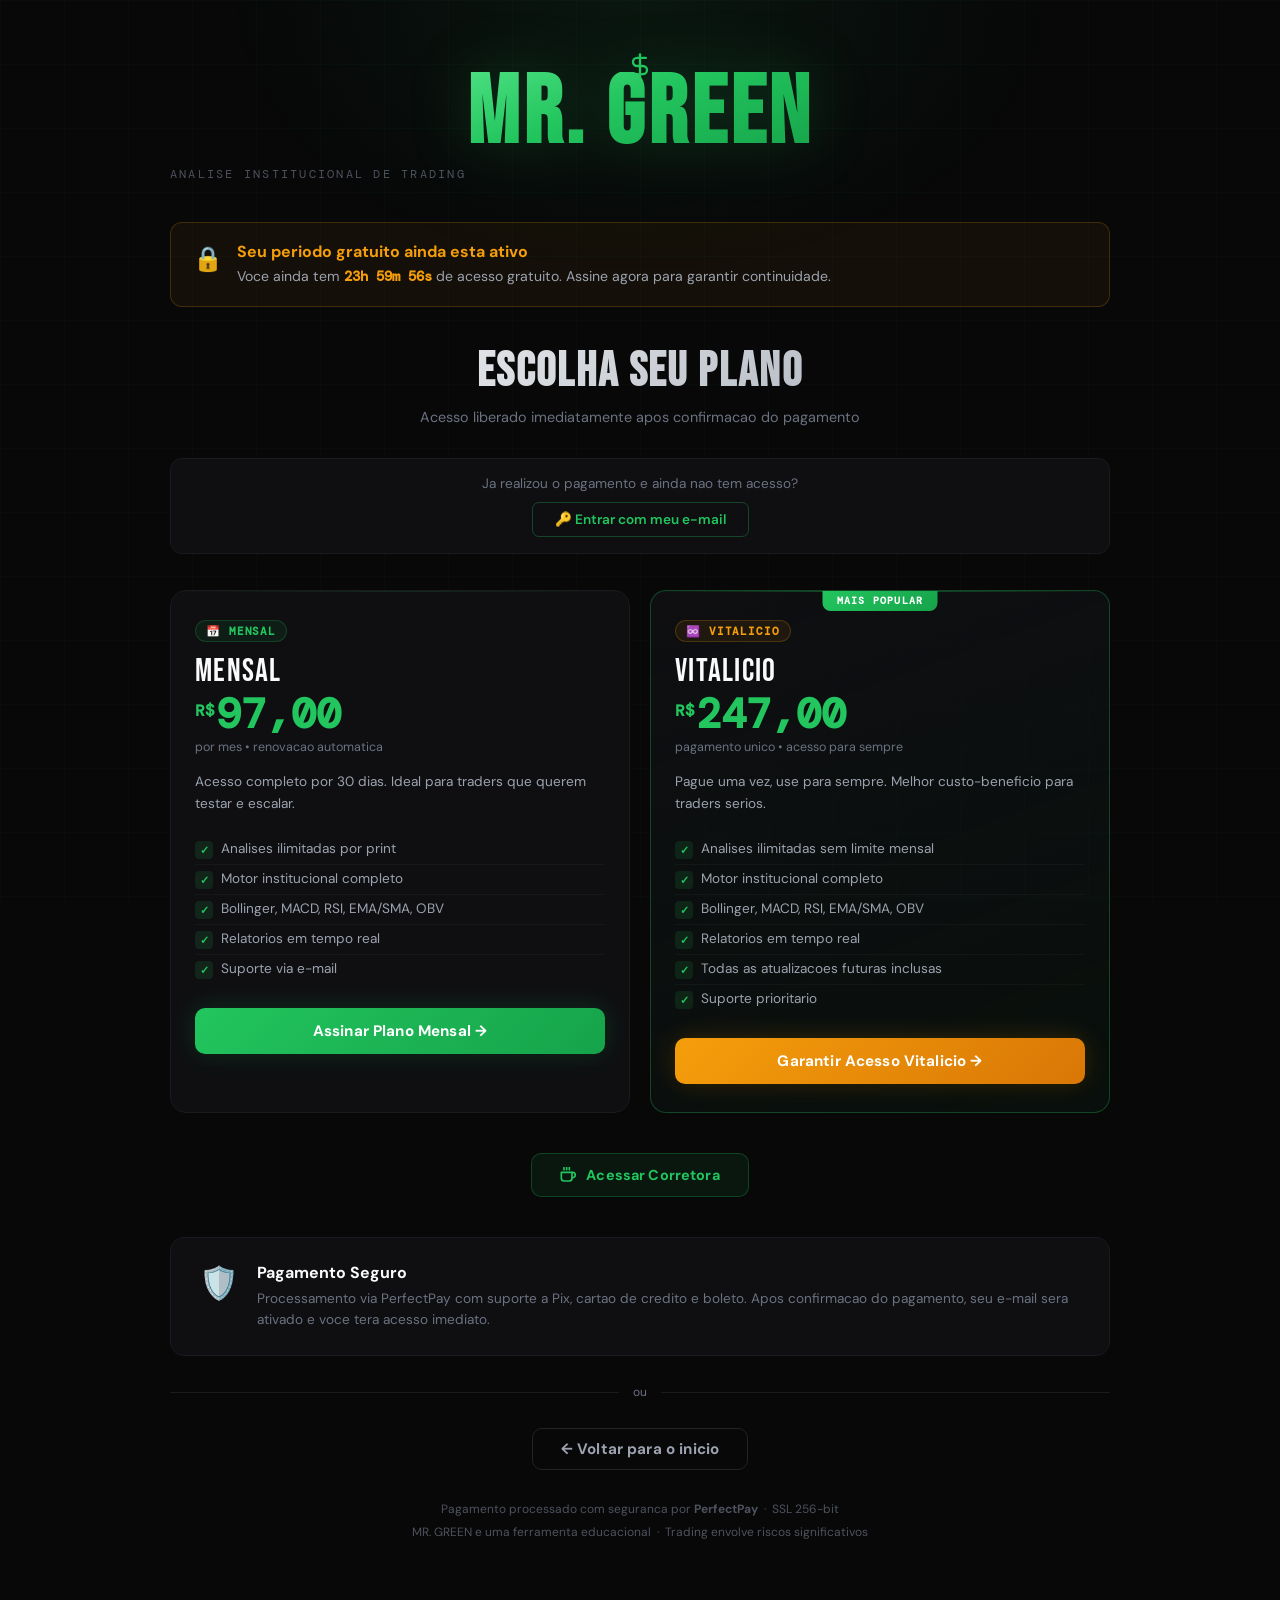
<file: paywall.html>
<!DOCTYPE html>
<html lang="pt-BR">
<head>
<meta charset="utf-8">
<meta name="viewport" content="width=device-width, initial-scale=1">
<title>MR. GREEN &mdash; Planos de Acesso</title>
<link rel="icon" href="images/favicon.ico" type="image/x-icon">
<link rel="preconnect" href="https://fonts.googleapis.com">
<link rel="preconnect" href="https://fonts.gstatic.com" crossorigin>
<link href="https://fonts.googleapis.com/css2?family=DM+Sans:wght@400;500;600;700&family=Bebas+Neue&family=DM+Mono:wght@400;500&display=swap" rel="stylesheet">
<style>
*,*::before,*::after{box-sizing:border-box;margin:0;padding:0}
:root{
  --g:#22C55E;--gd:#16A34A;--gdd:#15803D;
  --bg:#080809;--surf:#0f0f12;--surf2:#141417;
  --brd:#1a1a1f;--brd2:#242428;
  --txt:#F9FAFB;--mut:#6B7280;--mut2:#9CA3AF;
  --red:#EF4444;--gold:#F59E0B;
}
html,body{background:var(--bg);color:var(--txt);font-family:"DM Sans",sans-serif;min-height:100vh}

/* Grid bg */
body::before{content:"";position:fixed;inset:0;pointer-events:none;z-index:0;
  background-image:linear-gradient(rgba(34,197,94,.03) 1px,transparent 1px),
                   linear-gradient(90deg,rgba(34,197,94,.03) 1px,transparent 1px);
  background-size:64px 64px;}
/* Glow */
body::after{content:"";position:fixed;top:-300px;left:50%;transform:translateX(-50%);
  width:900px;height:600px;pointer-events:none;z-index:0;
  background:radial-gradient(ellipse,rgba(34,197,94,.08) 0%,transparent 65%);}

.wrap{position:relative;z-index:1;max-width:980px;margin:0 auto;padding:52px 20px 80px}

/* Logo */
.logo{display:flex;flex-direction:column;align-items:center;justify-content:center;gap:0;margin-bottom:8px}
.logo svg{color:var(--g);margin-bottom:-8px}
.logo h1{font-family:"Bebas Neue",sans-serif;font-size:clamp(3.5rem,9vw,6rem);
  letter-spacing:.04em;line-height:.9;
  background:linear-gradient(160deg,#4ADE80 0%,#22C55E 40%,#16A34A 100%);
  -webkit-background-clip:text;-webkit-text-fill-color:transparent;background-clip:text;
  filter:drop-shadow(0 0 30px rgba(34,197,94,.2));}
.logo-sub{color:var(--mut);font-size:.78rem;letter-spacing:.18em;text-transform:uppercase;
  font-family:"DM Mono",monospace;margin-bottom:40px;opacity:.7;}

/* Banner */
.banner{border-radius:12px;border:1px solid;padding:18px 22px;margin-bottom:36px;display:flex;align-items:flex-start;gap:14px}
.banner.expired{background:rgba(239,68,68,.05);border-color:rgba(239,68,68,.2)}
.banner.trial{background:rgba(245,158,11,.05);border-color:rgba(245,158,11,.2)}
.banner-icon{font-size:24px;flex-shrink:0;margin-top:2px}
.banner-title{font-weight:700;font-size:1rem;margin-bottom:4px}
.banner.expired .banner-title{color:var(--red)}
.banner.trial .banner-title{color:var(--gold)}
.banner-sub{color:var(--mut2);font-size:.88rem;line-height:1.5}
.banner-sub strong{color:var(--txt)}
#countdown{font-weight:700;color:var(--gold);font-variant-numeric:tabular-nums;font-family:"DM Mono",monospace}

/* Section title */
.sec-title{text-align:center;margin-bottom:32px}
.sec-title h2{font-family:"Bebas Neue",sans-serif;font-size:clamp(2rem,4vw,3rem);
  letter-spacing:.04em;margin-bottom:8px;
  background:linear-gradient(135deg,#fff,var(--mut2));
  -webkit-background-clip:text;-webkit-text-fill-color:transparent;background-clip:text;}
.sec-title p{color:var(--mut);font-size:.9rem}

/* Already subscriber */
.already-sub{text-align:center;margin-bottom:36px;padding:16px 22px;
  background:var(--surf);border:1px solid var(--brd);border-radius:12px}
.already-sub p{color:var(--mut);font-size:.85rem;margin-bottom:10px}
.already-sub button{background:transparent;border:1px solid rgba(34,197,94,.3);color:var(--g);
  border-radius:7px;padding:8px 22px;font-size:.85rem;font-weight:600;cursor:pointer;
  font-family:inherit;transition:all .2s}
.already-sub button:hover{background:var(--g);color:#fff;border-color:var(--g)}

/* Plans */
.plans-grid{display:grid;grid-template-columns:repeat(auto-fit,minmax(280px,1fr));gap:20px;margin-bottom:40px}

.plan-card{background:var(--surf);border:1px solid var(--brd);border-radius:16px;
  padding:28px 24px;position:relative;transition:all .25s;overflow:hidden}
.plan-card::before{content:"";position:absolute;top:0;left:0;right:0;height:1px;
  background:linear-gradient(90deg,transparent,rgba(34,197,94,.15),transparent)}
.plan-card:hover{border-color:rgba(34,197,94,.25);transform:translateY(-3px);
  box-shadow:0 16px 48px rgba(34,197,94,.08)}
.plan-card.featured{border-color:rgba(34,197,94,.3);
  background:linear-gradient(160deg,#0f0f12 0%,rgba(34,197,94,.04) 100%)}
.plan-card.featured::before{background:linear-gradient(90deg,transparent,rgba(34,197,94,.4),transparent)}
.plan-card.featured::after{content:"MAIS POPULAR";position:absolute;top:-1px;left:50%;
  transform:translateX(-50%);
  background:linear-gradient(135deg,var(--g),var(--gd));
  color:#fff;font-size:.65rem;font-weight:700;letter-spacing:.12em;
  padding:4px 14px;border-radius:0 0 8px 8px;font-family:"DM Mono",monospace}

.plan-badge{display:inline-flex;align-items:center;gap:5px;
  background:rgba(34,197,94,.08);border:1px solid rgba(34,197,94,.2);
  color:var(--g);font-size:.7rem;font-weight:600;letter-spacing:.08em;
  padding:3px 10px;border-radius:99px;margin-bottom:14px;
  font-family:"DM Mono",monospace}
.plan-badge.gold{background:rgba(245,158,11,.08);border-color:rgba(245,158,11,.2);color:var(--gold)}

.plan-name{font-family:"Bebas Neue",sans-serif;font-size:2rem;letter-spacing:.04em;
  margin-bottom:6px;line-height:1}
.plan-price{margin-bottom:16px}
.plan-price .currency{font-size:1rem;font-weight:600;color:var(--g);
  vertical-align:top;margin-top:6px;display:inline-block;margin-right:1px;
  font-family:"DM Mono",monospace}
.plan-price .amount{font-size:2.6rem;font-weight:700;line-height:1;color:var(--g);
  font-family:"DM Mono",monospace}
.plan-price .period{display:block;font-size:.78rem;color:var(--mut);margin-top:4px}
.plan-desc{color:var(--mut2);font-size:.85rem;line-height:1.6;margin-bottom:20px}
.plan-features{list-style:none;margin-bottom:24px}
.plan-features li{display:flex;align-items:flex-start;gap:8px;font-size:.85rem;
  color:var(--mut2);padding:5px 0;border-bottom:1px solid rgba(255,255,255,.03)}
.plan-features li:last-child{border-bottom:none}
.plan-features li::before{content:"\2713";display:inline-flex;align-items:center;justify-content:center;
  width:18px;height:18px;background:rgba(34,197,94,.12);border-radius:4px;
  color:var(--g);font-size:.7rem;font-weight:700;flex-shrink:0;margin-top:1px}

/* Buttons */
.btn{display:inline-flex;align-items:center;justify-content:center;gap:8px;
  width:100%;padding:13px 22px;border-radius:10px;
  font-family:"DM Sans",sans-serif;font-size:.95rem;font-weight:700;
  cursor:pointer;border:none;transition:all .2s;letter-spacing:.01em}
.btn-green{background:linear-gradient(135deg,var(--g),var(--gd));color:#fff;
  box-shadow:0 0 24px rgba(34,197,94,.2),0 4px 12px rgba(0,0,0,.3)}
.btn-green:hover{transform:translateY(-1px);box-shadow:0 0 36px rgba(34,197,94,.3),0 6px 20px rgba(0,0,0,.4)}
.btn-gold{background:linear-gradient(135deg,#F59E0B,#D97706);color:#fff;
  box-shadow:0 0 24px rgba(245,158,11,.2),0 4px 12px rgba(0,0,0,.3)}
.btn-gold:hover{transform:translateY(-1px);box-shadow:0 0 36px rgba(245,158,11,.3),0 6px 20px rgba(0,0,0,.4)}
.btn-outline{background:transparent;border:1px solid var(--brd2);color:var(--mut2);
  width:auto;padding:10px 28px}
.btn-outline:hover{border-color:var(--g);color:var(--txt)}

/* Broker button */
.broker-section{text-align:center;margin-bottom:40px}
.btn-broker{display:inline-flex;align-items:center;justify-content:center;gap:10px;
  background:rgba(34,197,94,.08);border:1px solid rgba(34,197,94,.25);
  color:var(--g);border-radius:10px;padding:12px 28px;
  font-family:"DM Sans",sans-serif;font-size:.9rem;font-weight:700;
  cursor:pointer;text-decoration:none;transition:all .2s;letter-spacing:.01em}
.btn-broker:hover{background:rgba(34,197,94,.14);border-color:rgba(34,197,94,.4);
  box-shadow:0 0 24px rgba(34,197,94,.12)}
.btn-broker svg{width:16px;height:16px;flex-shrink:0}

/* Guarantee */
.guarantee{background:var(--surf);border:1px solid var(--brd);border-radius:14px;
  padding:24px 28px;display:flex;align-items:flex-start;gap:18px;margin-bottom:28px}
.guarantee-icon{font-size:32px;flex-shrink:0}
.guarantee h3{font-weight:700;font-size:1rem;margin-bottom:5px}
.guarantee p{color:var(--mut);font-size:.85rem;line-height:1.6}

.divider{display:flex;align-items:center;gap:14px;margin:0 0 28px;color:var(--mut);font-size:.75rem}
.divider::before,.divider::after{content:"";flex:1;height:1px;background:var(--brd)}

.footer-note{text-align:center;color:var(--mut);font-size:.75rem;line-height:1.9;opacity:.7}

/* Modal */
#mg-modal{position:fixed;inset:0;z-index:10000;background:rgba(0,0,0,.88);
  display:none;align-items:center;justify-content:center;padding:16px;
  font-family:"DM Sans",sans-serif;backdrop-filter:blur(4px)}
#mg-modal.open{display:flex}
#mg-modal .box{background:#0a0a0d;border:1px solid rgba(34,197,94,.15);border-radius:16px;
  padding:30px 26px;max-width:380px;width:100%;position:relative;
  box-shadow:0 0 60px rgba(34,197,94,.06)}
#mg-modal .close-btn{position:absolute;top:13px;right:15px;background:none;border:none;
  color:#374151;font-size:1.1rem;cursor:pointer;transition:color .2s}
#mg-modal .close-btn:hover{color:var(--mut2)}
#mg-modal h3{font-weight:700;font-size:.95rem;color:var(--txt);margin-bottom:3px}
#mg-modal .msub{font-size:.78rem;color:var(--mut);margin-bottom:18px}
#mg-modal input{width:100%;background:#060607;border:1px solid var(--brd);border-radius:8px;
  padding:11px 13px;color:var(--txt);font-size:.9rem;font-family:inherit;outline:none;
  box-sizing:border-box;margin-bottom:10px;transition:border-color .2s}
#mg-modal input:focus{border-color:var(--g)}
#mg-modal .mmsg{font-size:.78rem;min-height:16px;margin-bottom:10px}
#mg-modal .mbtn{width:100%;background:linear-gradient(135deg,var(--g),var(--gd));
  color:#fff;border:none;border-radius:8px;padding:11px;font-weight:700;
  font-size:.9rem;cursor:pointer;font-family:inherit;
  box-shadow:0 4px 20px rgba(34,197,94,.2)}
#mg-modal .mbtn:disabled{opacity:.5;cursor:not-allowed}

@media(max-width:600px){.guarantee{flex-direction:column;gap:12px}}
</style>
</head>
<body>
<div class="wrap">

  <div class="logo">
    <svg xmlns="http://www.w3.org/2000/svg" width="28" height="28" viewBox="0 0 24 24" fill="none" stroke="currentColor" stroke-width="2" stroke-linecap="round" stroke-linejoin="round">
      <line x1="12" x2="12" y1="2" y2="22"/><path d="M17 5H9.5a3.5 3.5 0 0 0 0 7h5a3.5 3.5 0 0 1 0 7H6"/>
    </svg>
    <h1>MR. GREEN</h1>
  </div>
  <div class="logo-sub">Analise Institucional de Trading</div>

  <div id="banner" class="banner expired">
    <div class="banner-icon">&#x1F512;</div>
    <div>
      <div class="banner-title" id="banner-title">Seu periodo gratuito encerrou</div>
      <div class="banner-sub" id="banner-sub">
        Voce utilizou suas <strong>24 horas</strong> de acesso gratuito.
        Escolha um plano abaixo para continuar com analises ilimitadas.
      </div>
    </div>
  </div>

  <div class="sec-title">
    <h2>Escolha seu plano</h2>
    <p>Acesso liberado imediatamente apos confirmacao do pagamento</p>
  </div>

  <div class="already-sub">
    <p>Ja realizou o pagamento e ainda nao tem acesso?</p>
    <button onclick="openLogin()">&#128273; Entrar com meu e-mail</button>
  </div>

  <div class="plans-grid">
    <div class="plan-card">
      <div class="plan-badge">&#128197; MENSAL</div>
      <div class="plan-name">Mensal</div>
      <div class="plan-price">
        <span class="currency">R$</span><span class="amount">97,00</span>
        <span class="period">por mes &bull; renovacao automatica</span>
      </div>
      <p class="plan-desc">Acesso completo por 30 dias. Ideal para traders que querem testar e escalar.</p>
      <ul class="plan-features">
        <li>Analises ilimitadas por print</li>
        <li>Motor institucional completo</li>
        <li>Bollinger, MACD, RSI, EMA/SMA, OBV</li>
        <li>Relatorios em tempo real</li>
        <li>Suporte via e-mail</li>
      </ul>
      <button class="btn btn-green" onclick="goToPay('monthly')">Assinar Plano Mensal &rarr;</button>
    </div>

    <div class="plan-card featured">
      <div class="plan-badge gold">&#x267E;&#xFE0F; VITALICIO</div>
      <div class="plan-name">Vitalicio</div>
      <div class="plan-price">
        <span class="currency">R$</span><span class="amount">247,00</span>
        <span class="period">pagamento unico &bull; acesso para sempre</span>
      </div>
      <p class="plan-desc">Pague uma vez, use para sempre. Melhor custo-beneficio para traders serios.</p>
      <ul class="plan-features">
        <li>Analises ilimitadas sem limite mensal</li>
        <li>Motor institucional completo</li>
        <li>Bollinger, MACD, RSI, EMA/SMA, OBV</li>
        <li>Relatorios em tempo real</li>
        <li>Todas as atualizacoes futuras inclusas</li>
        <li>Suporte prioritario</li>
      </ul>
      <button class="btn btn-gold" onclick="goToPay('lifetime')">Garantir Acesso Vitalicio &rarr;</button>
    </div>
  </div>

  <!-- Broker -->
  <div class="broker-section">
    <a class="btn-broker" href="https://trade.safirion.com/register?aff=832330&aff_model=revenue&afftrack=" target="_blank" rel="noopener">
      <svg xmlns="http://www.w3.org/2000/svg" viewBox="0 0 24 24" fill="none" stroke="currentColor" stroke-width="2.5" stroke-linecap="round" stroke-linejoin="round"><path d="M18 8h1a4 4 0 0 1 0 8h-1"/><path d="M2 8h16v9a4 4 0 0 1-4 4H6a4 4 0 0 1-4-4V8z"/><line x1="6" x2="6" y1="1" y2="4"/><line x1="10" x2="10" y1="1" y2="4"/><line x1="14" x2="14" y1="1" y2="4"/></svg>
      Acessar Corretora
    </a>
  </div>

  <div class="guarantee">
    <div class="guarantee-icon">&#x1F6E1;&#xFE0F;</div>
    <div>
      <h3>Pagamento Seguro</h3>
      <p>Processamento via PerfectPay com suporte a Pix, cartao de credito e boleto.
         Apos confirmacao do pagamento, seu e-mail sera ativado e voce tera acesso imediato.</p>
    </div>
  </div>

  <div class="divider">ou</div>

  <div style="text-align:center;margin-bottom:28px">
    <button class="btn btn-outline" onclick="window.location.href='index.html'">&larr; Voltar para o inicio</button>
  </div>

  <div class="footer-note">
    Pagamento processado com seguranca por <strong>PerfectPay</strong> &nbsp;&middot;&nbsp; SSL 256-bit<br>
    MR. GREEN e uma ferramenta educacional &nbsp;&middot;&nbsp; Trading envolve riscos significativos
  </div>
</div>

<div id="mg-modal">
  <div class="box">
    <button class="close-btn" onclick="closeLogin()">&times;</button>
    <h3>&#128273; Area do Assinante</h3>
    <p class="msub">Digite o e-mail usado no pagamento</p>
    <input id="mg-email" type="email" placeholder="seu@email.com" />
    <div class="mmsg" id="mg-msg"></div>
    <button class="mbtn" id="mg-btn" onclick="doLogin()">Verificar acesso</button>
  </div>
</div>

<script>
var SUPABASE_URL = 'https://lgwqjhydasdnxxalpglm.supabase.co';
var SUPABASE_KEY = 'eyJhbGciOiJIUzI1NiIsInR5cCI6IkpXVCJ9.eyJpc3MiOiJzdXBhYmFzZSIsInJlZiI6Imxnd3FqaHlkYXNkbnh4YWxwZ2xtIiwicm9sZSI6ImFub24iLCJpYXQiOjE3Nzc1NzkwNTUsImV4cCI6MjA5MzE1NTA1NX0.c5Pu51dQwWAwYOIJRQgJVG8MApBpmg_k_r8A9Ip_bRM';
var SESSION_KEY  = 'mrgreen_session';
var TRIAL_KEY    = 'mrgreen_trial';
var LINKS = {
  monthly:  'https://go.perfectpay.com.br/PPU38CQBAMQ',
  lifetime: 'https://go.perfectpay.com.br/PPU38CQBAPC'
};

(function() {
  var trial = null;
  try { trial = JSON.parse(localStorage.getItem(TRIAL_KEY)); } catch(e) {}
  if (!trial) return;
  var rem = (trial.start + 24*60*60*1000) - Date.now();
  if (rem <= 0) return;
  document.getElementById('banner').className = 'banner trial';
  document.getElementById('banner-title').textContent = 'Seu periodo gratuito ainda esta ativo';
  document.getElementById('banner-sub').innerHTML =
    'Voce ainda tem <strong><span id="countdown">'+fmt(rem)+'</span></strong> de acesso gratuito. ' +
    'Assine agora para garantir continuidade.';
  var ms = rem;
  var tick = setInterval(function() {
    ms -= 1000;
    var el = document.getElementById('countdown');
    if (!el) { clearInterval(tick); return; }
    if (ms <= 0) { clearInterval(tick); return; }
    el.textContent = fmt(ms);
  }, 1000);
  function fmt(ms) {
    var h=Math.floor(ms/3600000),m=Math.floor((ms%3600000)/60000),s=Math.floor((ms%60000)/1000);
    return pad(h)+'h '+pad(m)+'m '+pad(s)+'s';
  }
  function pad(n){ return String(n).padStart(2,'0'); }
})();

function goToPay(plan) {
  var url = LINKS[plan];
  if (!url || url.indexOf('SEU-LINK') !== -1) {
    alert('Configure os links da PerfectPay na variavel LINKS do paywall.html');
    return;
  }
  window.location.href = url;
}

function openLogin()  { document.getElementById('mg-modal').className = 'open'; setTimeout(function(){ document.getElementById('mg-email').focus(); }, 80); }
function closeLogin() { document.getElementById('mg-modal').className = ''; document.getElementById('mg-msg').textContent=''; document.getElementById('mg-email').value=''; }

document.getElementById('mg-email').addEventListener('keydown', function(e){ if(e.key==='Enter') doLogin(); });

async function doLogin() {
  var email = document.getElementById('mg-email').value.trim().toLowerCase();
  var msg = document.getElementById('mg-msg');
  var btn = document.getElementById('mg-btn');
  if (!email || email.indexOf('@') < 0) { msg.style.color='#EF4444'; msg.textContent='Digite um e-mail valido.'; return; }
  btn.textContent='Verificando...'; btn.disabled=true;
  msg.style.color='#6B7280'; msg.textContent='Consultando banco de dados...';
  try {
    var res = await fetch(SUPABASE_URL+'/rest/v1/users?email=eq.'+encodeURIComponent(email)+'&select=*',
      {headers:{'apikey':SUPABASE_KEY,'Authorization':'Bearer '+SUPABASE_KEY}});
    var data = await res.json();
    var user = data && data.length > 0 ? data[0] : null;
    if (!user) { msg.style.color='#EF4444'; msg.textContent='E-mail nao encontrado. Verifique ou aguarde a ativacao.'; btn.textContent='Verificar acesso'; btn.disabled=false; return; }
    var active = user.plan==='lifetime' || (user.plan==='monthly' && user.expires_at && new Date(user.expires_at)>new Date());
    if (!active) { msg.style.color='#EF4444'; msg.textContent='Plano expirado. Renove para continuar.'; btn.textContent='Verificar acesso'; btn.disabled=false; return; }
    localStorage.setItem(SESSION_KEY, JSON.stringify({email:user.email,plan:user.plan,checked:Date.now(),expires_at:user.expires_at||null}));
    msg.style.color='#22C55E'; msg.textContent='Acesso liberado! Redirecionando...';
    setTimeout(function(){ window.location.href='index.html'; }, 1200);
  } catch(e) {
    msg.style.color='#EF4444'; msg.textContent='Erro de conexao. Tente novamente.';
    btn.textContent='Verificar acesso'; btn.disabled=false;
  }
}
</script>
</body>
</html>
</file>
